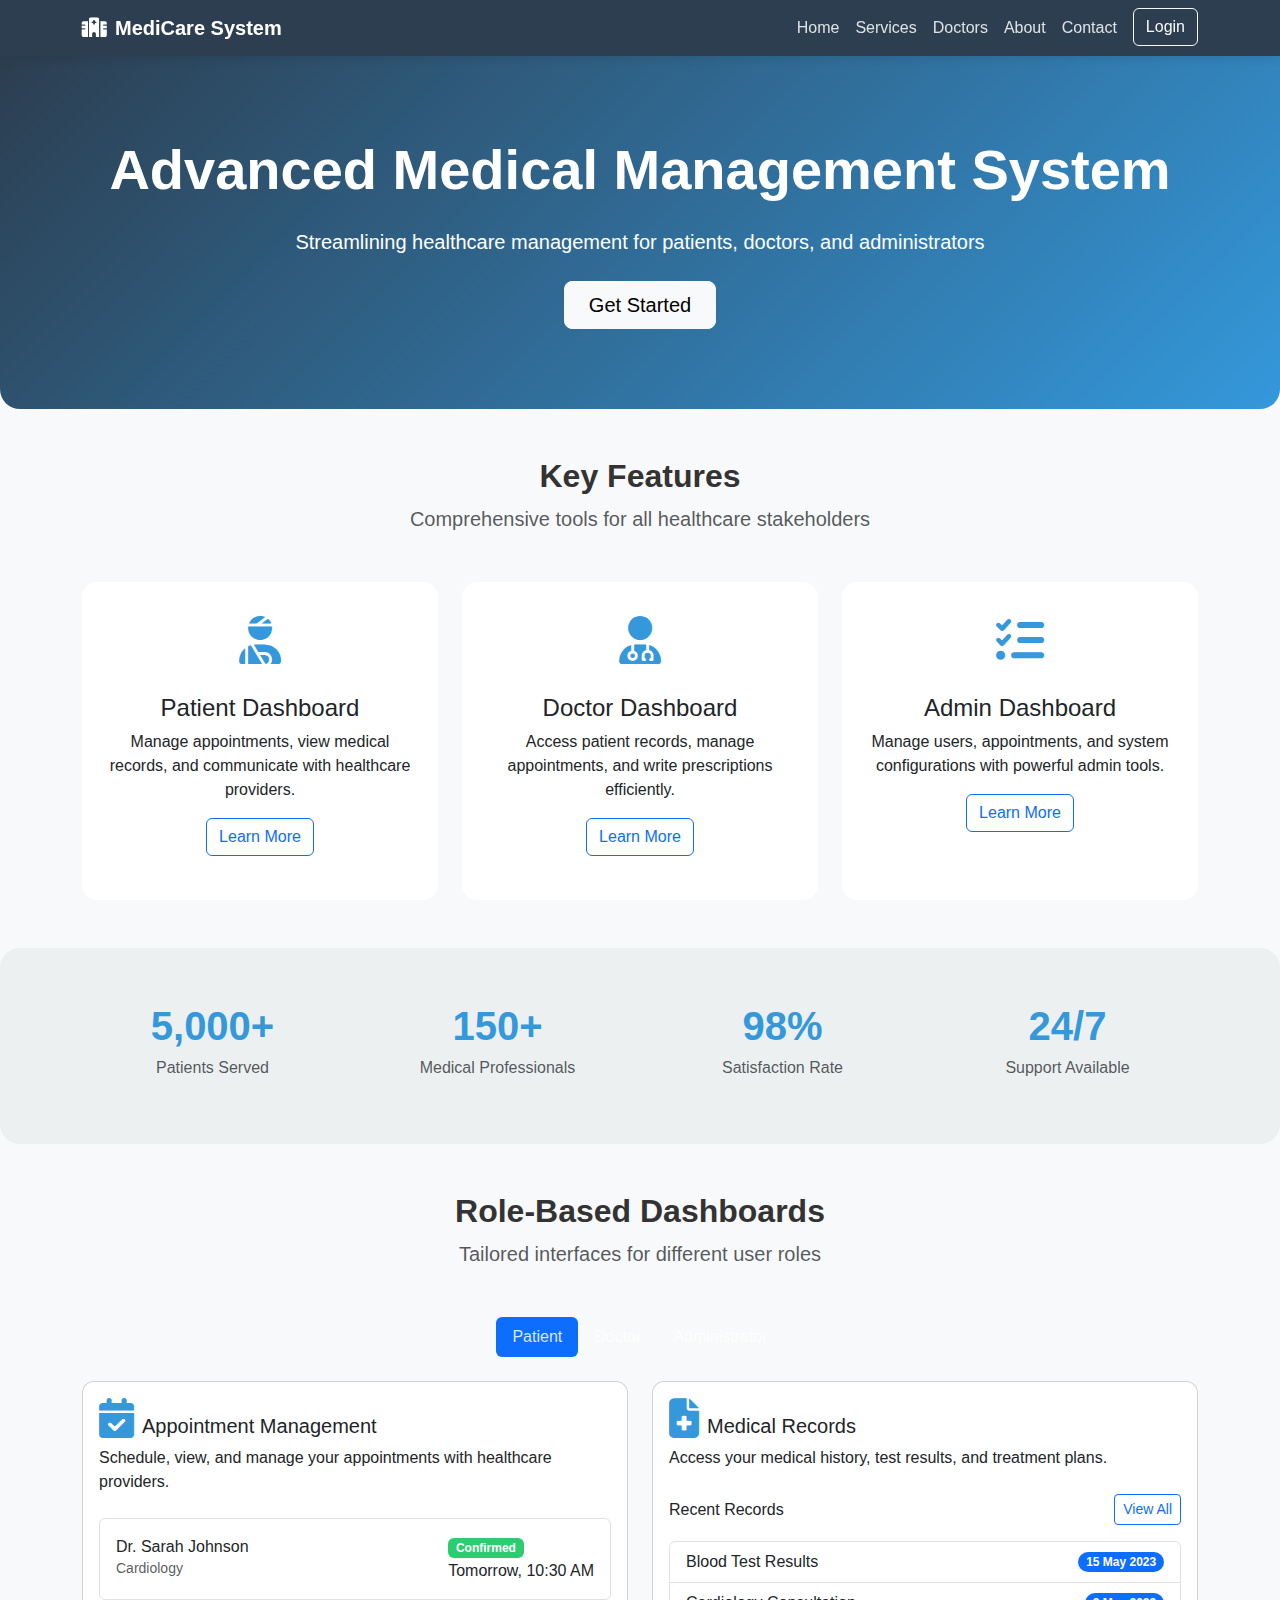
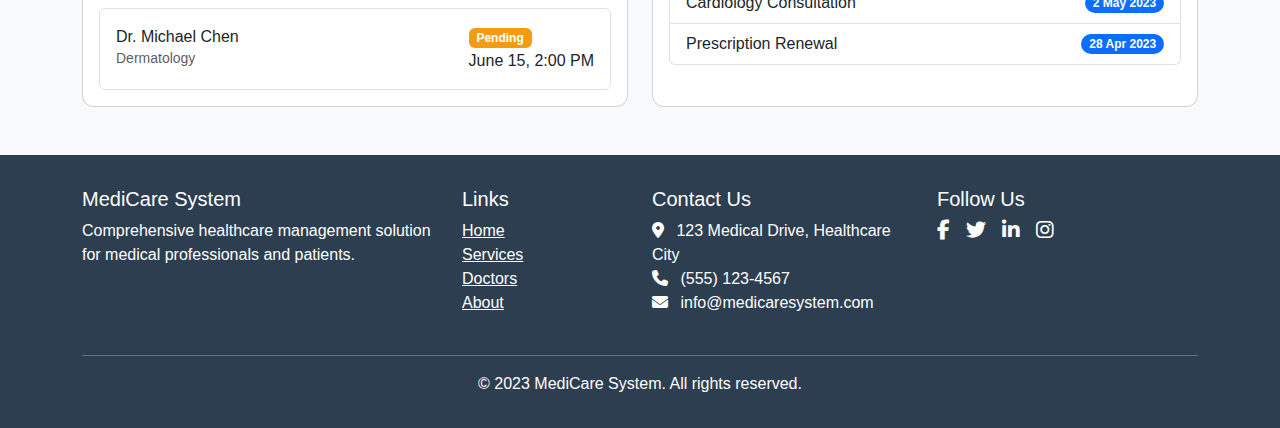
<file: src/main/resources/static/index.html>
<!-- <!DOCTYPE html>
<html lang="en">
<head>
  <meta charset="UTF-8" />
  <meta name="viewport" content="width=device-width, initial-scale=1.0" />
  <title>Hospital Management System</title>
  <link rel="stylesheet" href="assets/css/index.css" />
  <link rel="stylesheet" href="assets/css/style.css" />
</head>
<body>
  <div id="header"></div>

  <main class="container">
    <section class="hero">
      <img src="assets/images/logo/logo.png" alt="Hospital Logo" class="logo" />
      <h1>Welcome to Hospital Management System</h1>
      <p>Manage appointments, patient records, prescriptions and more.</p>

      <div class="actions">
        <a href="pages/patientDashboard.html" class="btn">Patient Portal</a>
        <a href="templates/admin/adminDashboard.html" class="btn">Admin Portal</a>
        <a href="templates/doctor/doctorDashboard.html" class="btn">Doctor Portal</a>
      </div>
    </section>
  </main>

  <div id="footer"></div>

  <script src="js/components/header.js"></script>
  <script src="js/components/footer.js"></script>
  <script>
    renderHeader();
    renderFooter();
  </script>
</body>
</html> -->
<!DOCTYPE html>
<html lang="en">
<head>
    <meta charset="UTF-8">
    <meta name="viewport" content="width=device-width, initial-scale=1.0">
    <title>MediCare - Medical Management System</title>
    <link href="https://cdn.jsdelivr.net/npm/bootstrap@5.3.0/dist/css/bootstrap.min.css" rel="stylesheet">
    <link rel="stylesheet" href="https://cdnjs.cloudflare.com/ajax/libs/font-awesome/6.4.0/css/all.min.css">
    <style>
        :root {
            --primary: #2c3e50;
            --secondary: #3498db;
            --accent: #e74c3c;
            --light: #ecf0f1;
            --success: #2ecc71;
            --warning: #f39c12;
        }
        
        body {
            font-family: 'Segoe UI', Tahoma, Geneva, Verdana, sans-serif;
            background-color: #f8f9fa;
            color: #333;
        }
        
        .navbar {
            background-color: var(--primary);
            box-shadow: 0 2px 10px rgba(0, 0, 0, 0.1);
        }
        
        .navbar-brand {
            font-weight: 700;
            color: white !important;
        }
        
        .nav-link {
            color: rgba(255, 255, 255, 0.85) !important;
            font-weight: 500;
            transition: all 0.3s;
        }
        
        .nav-link:hover {
            color: white !important;
            transform: translateY(-2px);
        }
        
        .hero-section {
            background: linear-gradient(135deg, var(--primary) 0%, var(--secondary) 100%);
            color: white;
            padding: 5rem 0;
            margin-bottom: 3rem;
            border-radius: 0 0 20px 20px;
        }
        
        .feature-card {
            border-radius: 15px;
            overflow: hidden;
            transition: transform 0.3s, box-shadow 0.3s;
            border: none;
            margin-bottom: 20px;
            height: 100%;
        }
        
        .feature-card:hover {
            transform: translateY(-10px);
            box-shadow: 0 10px 20px rgba(0, 0, 0, 0.1);
        }
        
        .feature-icon {
            font-size: 3rem;
            margin-bottom: 1rem;
            color: var(--secondary);
        }
        
        .btn-primary {
            background-color: var(--secondary);
            border-color: var(--secondary);
            padding: 0.6rem 1.5rem;
            font-weight: 600;
            border-radius: 8px;
        }
        
        .btn-primary:hover {
            background-color: var(--primary);
            border-color: var(--primary);
            transform: translateY(-2px);
        }
        
        .stats-section {
            background-color: var(--light);
            padding: 3rem 0;
            border-radius: 20px;
        }
        
        .stat-number {
            font-size: 2.5rem;
            font-weight: 700;
            color: var(--secondary);
        }
        
        footer {
            background-color: var(--primary);
            color: white;
            padding: 2rem 0;
            margin-top: 3rem;
        }
        
        .login-container {
            max-width: 400px;
            margin: 5rem auto;
            padding: 2rem;
            border-radius: 15px;
            box-shadow: 0 5px 20px rgba(0, 0, 0, 0.1);
            background-color: white;
        }
        
        .dashboard-card {
            border-radius: 12px;
            overflow: hidden;
            transition: all 0.3s;
            height: 100%;
        }
        
        .dashboard-card:hover {
            transform: translateY(-5px);
            box-shadow: 0 8px 15px rgba(0, 0, 0, 0.1);
        }
        
        .dashboard-icon {
            font-size: 2.5rem;
            color: var(--secondary);
        }
        
        .appointment-list {
            max-height: 400px;
            overflow-y: auto;
        }
        
        .badge-success {
            background-color: var(--success);
        }
        
        .badge-warning {
            background-color: var(--warning);
        }
        
        .badge-danger {
            background-color: var(--accent);
        }
    </style>
</head>
<body>
    <!-- Navigation Bar -->
    <nav class="navbar navbar-expand-lg navbar-dark sticky-top">
        <div class="container">
            <a class="navbar-brand" href="#">
                <i class="fas fa-hospital-alt me-2"></i>MediCare System
            </a>
            <button class="navbar-toggler" type="button" data-bs-toggle="collapse" data-bs-target="#navbarNav">
                <span class="navbar-toggler-icon"></span>
            </button>
            <div class="collapse navbar-collapse" id="navbarNav">
                <ul class="navbar-nav ms-auto">
                    <li class="nav-item">
                        <a class="nav-link active" href="#">Home</a>
                    </li>
                    <li class="nav-item">
                        <a class="nav-link" href="#">Services</a>
                    </li>
                    <li class="nav-item">
                        <a class="nav-link" href="#">Doctors</a>
                    </li>
                    <li class="nav-item">
                        <a class="nav-link" href="#">About</a>
                    </li>
                    <li class="nav-item">
                        <a class="nav-link" href="#">Contact</a>
                    </li>
                    <li class="nav-item ms-2">
                        <a class="btn btn-outline-light" href="#" data-bs-toggle="modal" data-bs-target="#loginModal">Login</a>
                    </li>
                </ul>
            </div>
        </div>
    </nav>

    <!-- Hero Section -->
    <section class="hero-section">
        <div class="container text-center">
            <h1 class="display-4 fw-bold mb-4">Advanced Medical Management System</h1>
            <p class="lead mb-4">Streamlining healthcare management for patients, doctors, and administrators</p>
            <a href="#" class="btn btn-light btn-lg px-4">Get Started</a>
        </div>
    </section>

    <!-- Features Section -->
    <section class="container mb-5">
        <div class="text-center mb-5">
            <h2 class="fw-bold">Key Features</h2>
            <p class="lead text-muted">Comprehensive tools for all healthcare stakeholders</p>
        </div>
        <div class="row g-4">
            <div class="col-md-4">
                <div class="card feature-card">
                    <div class="card-body text-center p-4">
                        <div class="feature-icon">
                            <i class="fas fa-user-injured"></i>
                        </div>
                        <h4 class="card-title">Patient Dashboard</h4>
                        <p class="card-text">Manage appointments, view medical records, and communicate with healthcare providers.</p>
                        <a href="#" class="btn btn-outline-primary">Learn More</a>
                    </div>
                </div>
            </div>
            <div class="col-md-4">
                <div class="card feature-card">
                    <div class="card-body text-center p-4">
                        <div class="feature-icon">
                            <i class="fas fa-user-md"></i>
                        </div>
                        <h4 class="card-title">Doctor Dashboard</h4>
                        <p class="card-text">Access patient records, manage appointments, and write prescriptions efficiently.</p>
                        <a href="#" class="btn btn-outline-primary">Learn More</a>
                    </div>
                </div>
            </div>
            <div class="col-md-4">
                <div class="card feature-card">
                    <div class="card-body text-center p-4">
                        <div class="feature-icon">
                            <i class="fas fa-tasks"></i>
                        </div>
                        <h4 class="card-title">Admin Dashboard</h4>
                        <p class="card-text">Manage users, appointments, and system configurations with powerful admin tools.</p>
                        <a href="#" class="btn btn-outline-primary">Learn More</a>
                    </div>
                </div>
            </div>
        </div>
    </section>

    <!-- Stats Section -->
    <section class="stats-section">
        <div class="container">
            <div class="row text-center">
                <div class="col-md-3 col-6 mb-4 mb-md-0">
                    <div class="stat-number">5,000+</div>
                    <p class="text-muted">Patients Served</p>
                </div>
                <div class="col-md-3 col-6 mb-4 mb-md-0">
                    <div class="stat-number">150+</div>
                    <p class="text-muted">Medical Professionals</p>
                </div>
                <div class="col-md-3 col-6">
                    <div class="stat-number">98%</div>
                    <p class="text-muted">Satisfaction Rate</p>
                </div>
                <div class="col-md-3 col-6">
                    <div class="stat-number">24/7</div>
                    <p class="text-muted">Support Available</p>
                </div>
            </div>
        </div>
    </section>

    <!-- Dashboard Preview -->
    <section class="container my-5">
        <div class="text-center mb-5">
            <h2 class="fw-bold">Role-Based Dashboards</h2>
            <p class="lead text-muted">Tailored interfaces for different user roles</p>
        </div>
        
        <ul class="nav nav-pills justify-content-center mb-4" id="dashboardTab" role="tablist">
            <li class="nav-item" role="presentation">
                <button class="nav-link active" id="patient-tab" data-bs-toggle="pill" data-bs-target="#patient">Patient</button>
            </li>
            <li class="nav-item" role="presentation">
                <button class="nav-link" id="doctor-tab" data-bs-toggle="pill" data-bs-target="#doctor">Doctor</button>
            </li>
            <li class="nav-item" role="presentation">
                <button class="nav-link" id="admin-tab" data-bs-toggle="pill" data-bs-target="#admin">Administrator</button>
            </li>
        </ul>
        
        <div class="tab-content" id="dashboardTabContent">
            <div class="tab-pane fade show active" id="patient">
                <div class="row g-4">
                    <div class="col-md-6">
                        <div class="card dashboard-card">
                            <div class="card-body">
                                <h5 class="card-title"><i class="fas fa-calendar-check dashboard-icon me-2"></i>Appointment Management</h5>
                                <p class="card-text">Schedule, view, and manage your appointments with healthcare providers.</p>
                                <div class="appointment-list mt-4">
                                    <div class="d-flex justify-content-between align-items-center p-3 border rounded mb-2">
                                        <div>
                                            <h6 class="mb-0">Dr. Sarah Johnson</h6>
                                            <small class="text-muted">Cardiology</small>
                                        </div>
                                        <div>
                                            <span class="badge badge-success">Confirmed</span>
                                            <p class="mb-0">Tomorrow, 10:30 AM</p>
                                        </div>
                                    </div>
                                    <div class="d-flex justify-content-between align-items-center p-3 border rounded">
                                        <div>
                                            <h6 class="mb-0">Dr. Michael Chen</h6>
                                            <small class="text-muted">Dermatology</small>
                                        </div>
                                        <div>
                                            <span class="badge badge-warning">Pending</span>
                                            <p class="mb-0">June 15, 2:00 PM</p>
                                        </div>
                                    </div>
                                </div>
                            </div>
                        </div>
                    </div>
                    <div class="col-md-6">
                        <div class="card dashboard-card">
                            <div class="card-body">
                                <h5 class="card-title"><i class="fas fa-file-medical dashboard-icon me-2"></i>Medical Records</h5>
                                <p class="card-text">Access your medical history, test results, and treatment plans.</p>
                                <div class="mt-4">
                                    <div class="d-flex justify-content-between align-items-center mb-3">
                                        <h6 class="mb-0">Recent Records</h6>
                                        <a href="#" class="btn btn-sm btn-outline-primary">View All</a>
                                    </div>
                                    <ul class="list-group">
                                        <li class="list-group-item d-flex justify-content-between align-items-center">
                                            Blood Test Results
                                            <span class="badge bg-primary rounded-pill">15 May 2023</span>
                                        </li>
                                        <li class="list-group-item d-flex justify-content-between align-items-center">
                                            Cardiology Consultation
                                            <span class="badge bg-primary rounded-pill">2 May 2023</span>
                                        </li>
                                        <li class="list-group-item d-flex justify-content-between align-items-center">
                                            Prescription Renewal
                                            <span class="badge bg-primary rounded-pill">28 Apr 2023</span>
                                        </li>
                                    </ul>
                                </div>
                            </div>
                        </div>
                    </div>
                </div>
            </div>
            <div class="tab-pane fade" id="doctor">
                <div class="row g-4">
                    <div class="col-md-6">
                        <div class="card dashboard-card">
                            <div class="card-body">
                                <h5 class="card-title"><i class="fas fa-clock dashboard-icon me-2"></i>Today's Appointments</h5>
                                <p class="card-text">Manage your daily schedule and patient appointments.</p>
                                <div class="appointment-list mt-4">
                                    <div class="d-flex justify-content-between align-items-center p-3 border rounded mb-2">
                                        <div>
                                            <h6 class="mb-0">John Smith</h6>
                                            <small class="text-muted">Follow-up Consultation</small>
                                        </div>
                                        <div class="text-end">
                                            <span class="badge badge-success">10:30 AM</span>
                                            <p class="mb-0">Room 205</p>
                                        </div>
                                    </div>
                                    <div class="d-flex justify-content-between align-items-center p-3 border rounded mb-2">
                                        <div>
                                            <h6 class="mb-0">Emily Johnson</h6>
                                            <small class="text-muted">New Patient</small>
                                        </div>
                                        <div class="text-end">
                                            <span class="badge badge-success">11:45 AM</span>
                                            <p class="mb-0">Room 205</p>
                                        </div>
                                    </div>
                                    <div class="d-flex justify-content-between align-items-center p-3 border rounded">
                                        <div>
                                            <h6 class="mb-0">Robert Brown</h6>
                                            <small class="text-muted">Routine Checkup</small>
                                        </div>
                                        <div class="text-end">
                                            <span class="badge badge-success">2:15 PM</span>
                                            <p class="mb-0">Room 207</p>
                                        </div>
                                    </div>
                                </div>
                            </div>
                        </div>
                    </div>
                    <div class="col-md-6">
                        <div class="card dashboard-card">
                            <div class="card-body">
                                <h5 class="card-title"><i class="fas fa-prescription dashboard-icon me-2"></i>Prescription Management</h5>
                                <p class="card-text">Create and manage patient prescriptions electronically.</p>
                                <div class="mt-4">
                                    <div class="d-flex justify-content-between align-items-center mb-3">
                                        <h6 class="mb-0">Recent Prescriptions</h6>
                                        <a href="#" class="btn btn-sm btn-outline-primary">Create New</a>
                                    </div>
                                    <ul class="list-group">
                                        <li class="list-group-item">
                                            <div class="d-flex justify-content-between">
                                                <span>Amoxicillin 500mg</span>
                                                <small class="text-muted">John Smith</small>
                                            </div>
                                        </li>
                                        <li class="list-group-item">
                                            <div class="d-flex justify-content-between">
                                                <span>Lisinopril 10mg</span>
                                                <small class="text-muted">Mary Williams</small>
                                            </div>
                                        </li>
                                        <li class="list-group-item">
                                            <div class="d-flex justify-content-between">
                                                <span>Metformin 850mg</span>
                                                <small class="text-muted">James Wilson</small>
                                            </div>
                                        </li>
                                    </ul>
                                </div>
                            </div>
                        </div>
                    </div>
                </div>
            </div>
            <div class="tab-pane fade" id="admin">
                <div class="row g-4">
                    <div class="col-md-6">
                        <div class="card dashboard-card">
                            <div class="card-body">
                                <h5 class="card-title"><i class="fas fa-users dashboard-icon me-2"></i>User Management</h5>
                                <p class="card-text">Manage system users, roles, and permissions.</p>
                                <div class="mt-4">
                                    <div class="row text-center">
                                        <div class="col-4">
                                            <div class="stat-number">1,250</div>
                                            <small class="text-muted">Patients</small>
                                        </div>
                                        <div class="col-4">
                                            <div class="stat-number">75</div>
                                            <small class="text-muted">Doctors</small>
                                        </div>
                                        <div class="col-4">
                                            <div class="stat-number">12</div>
                                            <small class="text-muted">Admins</small>
                                        </div>
                                    </div>
                                    <div class="d-grid gap-2 mt-4">
                                        <button class="btn btn-outline-primary">Manage Users</button>
                                    </div>
                                </div>
                            </div>
                        </div>
                    </div>
                    <div class="col-md-6">
                        <div class="card dashboard-card">
                            <div class="card-body">
                                <h5 class="card-title"><i class="fas fa-chart-bar dashboard-icon me-2"></i>System Analytics</h5>
                                <p class="card-text">View system usage statistics and performance metrics.</p>
                                <div class="mt-4">
                                    <div class="mb-3">
                                        <h6>Appointments This Month <span class="badge bg-primary">427</span></h6>
                                        <div class="progress">
                                            <div class="progress-bar" role="progressbar" style="width: 75%"></div>
                                        </div>
                                    </div>
                                    <div class="mb-3">
                                        <h6>New Patients <span class="badge bg-primary">83</span></h6>
                                        <div class="progress">
                                            <div class="progress-bar" role="progressbar" style="width: 45%"></div>
                                        </div>
                                    </div>
                                    <div class="mb-3">
                                        <h6>System Uptime <span class="badge bg-primary">99.8%</span></h6>
                                        <div class="progress">
                                            <div class="progress-bar" role="progressbar" style="width: 99.8%"></div>
                                        </div>
                                    </div>
                                </div>
                            </div>
                        </div>
                    </div>
                </div>
            </div>
        </div>
    </section>

    <!-- Footer -->
    <footer class="mt-5">
        <div class="container">
            <div class="row">
                <div class="col-md-4 mb-4 mb-md-0">
                    <h5>MediCare System</h5>
                    <p>Comprehensive healthcare management solution for medical professionals and patients.</p>
                </div>
                <div class="col-md-2 mb-4 mb-md-0">
                    <h5>Links</h5>
                    <ul class="list-unstyled">
                        <li><a href="#" class="text-white">Home</a></li>
                        <li><a href="#" class="text-white">Services</a></li>
                        <li><a href="#" class="text-white">Doctors</a></li>
                        <li><a href="#" class="text-white">About</a></li>
                    </ul>
                </div>
                <div class="col-md-3 mb-4 mb-md-0">
                    <h5>Contact Us</h5>
                    <ul class="list-unstyled">
                        <li><i class="fas fa-map-marker-alt me-2"></i> 123 Medical Drive, Healthcare City</li>
                        <li><i class="fas fa-phone me-2"></i> (555) 123-4567</li>
                        <li><i class="fas fa-envelope me-2"></i> info@medicaresystem.com</li>
                    </ul>
                </div>
                <div class="col-md-3">
                    <h5>Follow Us</h5>
                    <div class="d-flex">
                        <a href="#" class="text-white me-3"><i class="fab fa-facebook-f fa-lg"></i></a>
                        <a href="#" class="text-white me-3"><i class="fab fa-twitter fa-lg"></i></a>
                        <a href="#" class="text-white me-3"><i class="fab fa-linkedin-in fa-lg"></i></a>
                        <a href="#" class="text-white"><i class="fab fa-instagram fa-lg"></i></a>
                    </div>
                </div>
            </div>
            <hr class="mt-4 bg-light">
            <div class="text-center">
                <p class="mb-0">&copy; 2023 MediCare System. All rights reserved.</p>
            </div>
        </div>
    </footer>

    <!-- Login Modal -->
    <div class="modal fade" id="loginModal" tabindex="-1">
        <div class="modal-dialog">
            <div class="modal-content">
                <div class="modal-header">
                    <h5 class="modal-title">Login to MediCare System</h5>
                    <button type="button" class="btn-close" data-bs-dismiss="modal" aria-label="Close"></button>
                </div>
                <div class="modal-body">
                    <form>
                        <div class="mb-3">
                            <label for="email" class="form-label">Email address</label>
                            <input type="email" class="form-control" id="email" placeholder="name@example.com">
                        </div>
                        <div class="mb-3">
                            <label for="password" class="form-label">Password</label>
                            <input type="password" class="form-control" id="password">
                        </div>
                        <div class="mb-3 form-check">
                            <input type="checkbox" class="form-check-input" id="remember">
                            <label class="form-check-label" for="remember">Remember me</label>
                        </div>
                        <div class="d-grid">
                            <button type="submit" class="btn btn-primary">Login</button>
                        </div>
                    </form>
                    <div class="text-center mt-3">
                        <p class="mb-0">Don't have an account? <a href="#">Contact administrator</a></p>
                        <p><a href="#">Forgot password?</a></p>
                    </div>
                </div>
            </div>
        </div>
    </div>

    <script src="https://cdn.jsdelivr.net/npm/bootstrap@5.3.0/dist/js/bootstrap.bundle.min.js"></script>
    <script>
        // Simple JavaScript for demo purposes
        document.addEventListener('DOMContentLoaded', function() {
            // Tab functionality
            const triggerTabList = document.querySelectorAll('#dashboardTab button')
            triggerTabList.forEach(triggerEl => {
                triggerEl.addEventListener('click', event => {
                    event.preventDefault()
                    const tab = new bootstrap.Tab(triggerEl)
                    tab.show()
                })
            })
            
            // Simulate login form submission
            const loginForm = document.querySelector('#loginModal form')
            if (loginForm) {
                loginForm.addEventListener('submit', function(e) {
                    e.preventDefault()
                    alert('Login functionality would be implemented with Spring Security in the full application.')
                    bootstrap.Modal.getInstance(document.getElementById('loginModal')).hide()
                })
            }
        })
    </script>
</body>
</html>
</file>
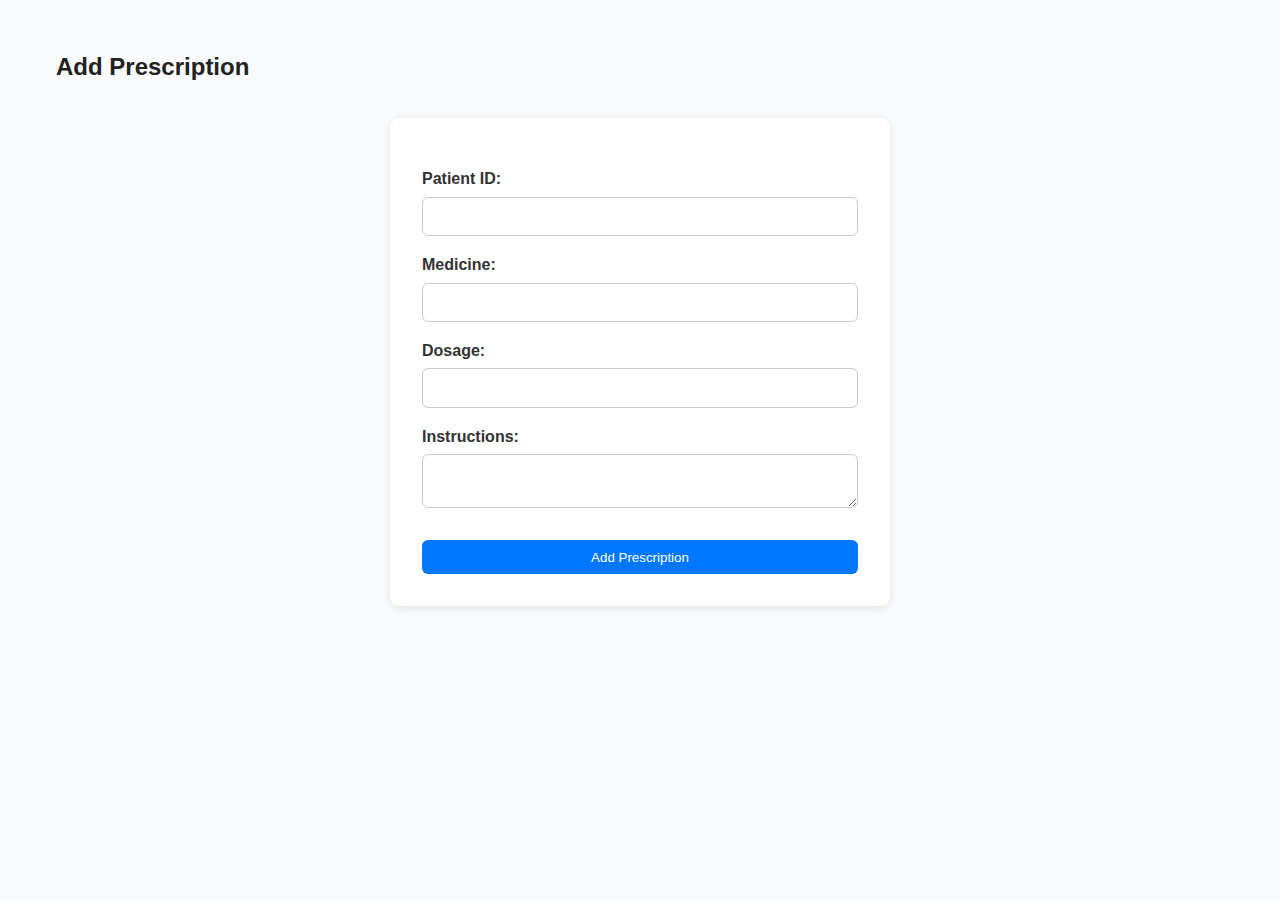
<file: src/main/resources/static/pages/addPrescription.html>
<!DOCTYPE html>
<html lang="en">
<head>
  <meta charset="UTF-8">
  <meta name="viewport" content="width=device-width, initial-scale=1.0">
  <title>Add Prescription</title>
  <link rel="stylesheet" href="../assets/css/addPrescription.css">
  <link rel="stylesheet" href="../assets/css/style.css">
</head>
<body>
  <div id="header"></div>

  <main class="container">
    <h2>Add Prescription</h2>
    <form id="prescriptionForm">
      <label for="patientId">Patient ID:</label>
      <input type="text" id="patientId" required>

      <label for="medicine">Medicine:</label>
      <input type="text" id="medicine" required>

      <label for="dosage">Dosage:</label>
      <input type="text" id="dosage" required>

      <label for="instructions">Instructions:</label>
      <textarea id="instructions"></textarea>

      <button type="submit" class="btn">Add Prescription</button>
    </form>
  </main>

  <div id="footer"></div>

  <script src="../js/components/header.js"></script>
  <script src="../js/components/footer.js"></script>
  <script src="../js/addPrescription.js"></script>
  <script>
    renderHeader();
    renderFooter();
  </script>
</body>
</html>
</file>
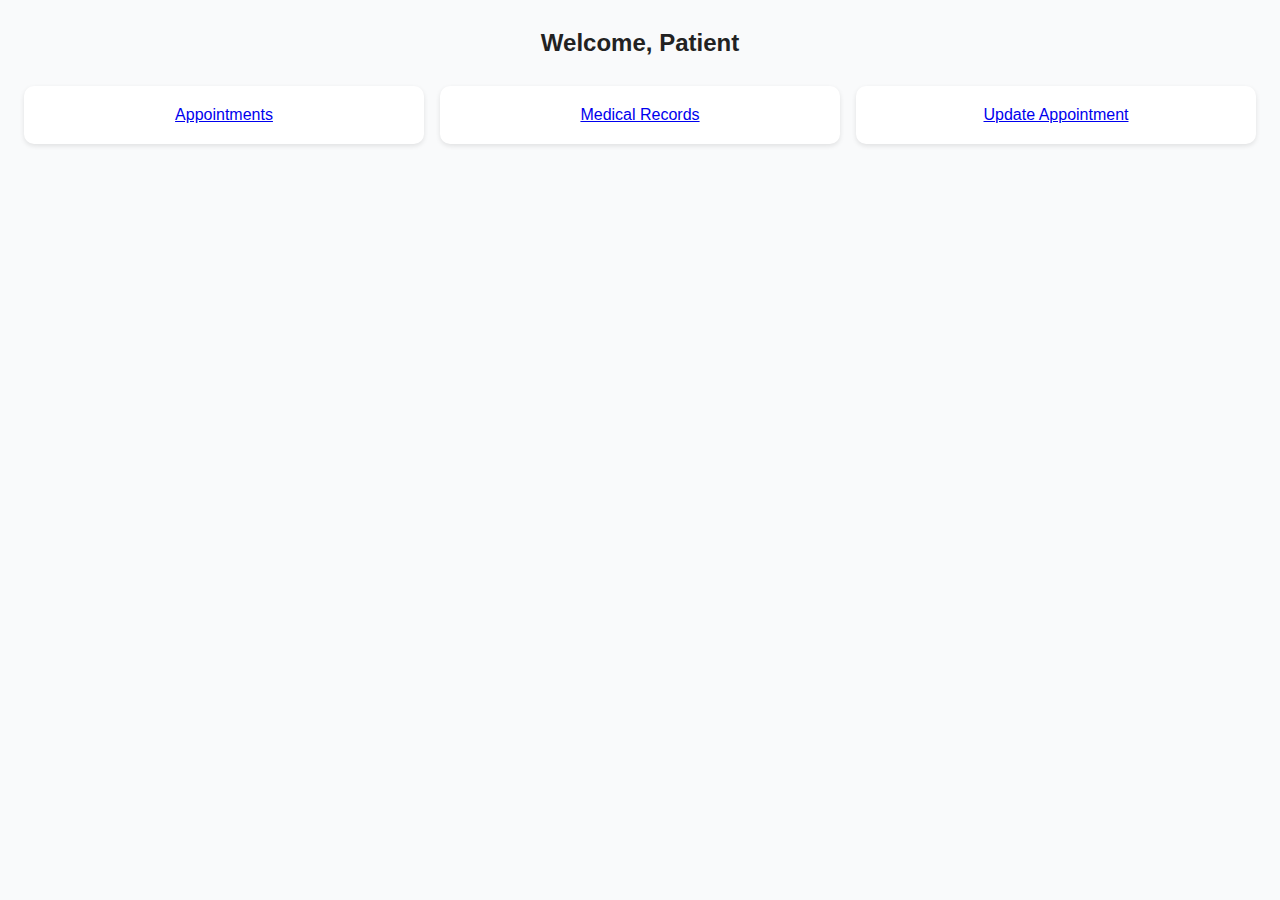
<file: src/main/resources/static/pages/loggedPatientDashboard.html>
<!DOCTYPE html>
<html lang="en">
<head>
  <meta charset="UTF-8">
  <meta name="viewport" content="width=device-width, initial-scale=1.0">
  <title>Logged Patient Dashboard</title>
  <link rel="stylesheet" href="../assets/css/patientDashboard.css">
  <link rel="stylesheet" href="../assets/css/style.css">
</head>
<body>
  <div id="header"></div>

  <main class="dashboard">
    <h2>Welcome, Patient</h2>
    <div class="card-grid">
      <a href="patientAppointments.html" class="card">Appointments</a>
      <a href="patientRecord.html" class="card">Medical Records</a>
      <a href="updateAppointment.html" class="card">Update Appointment</a>
    </div>
  </main>

  <div id="footer"></div>

  <script src="../js/components/header.js"></script>
  <script src="../js/components/footer.js"></script>
  <script src="../js/patientDashboard.js"></script>
  <script>
    renderHeader();
    renderFooter();
  </script>
</body>
</html>
</file>
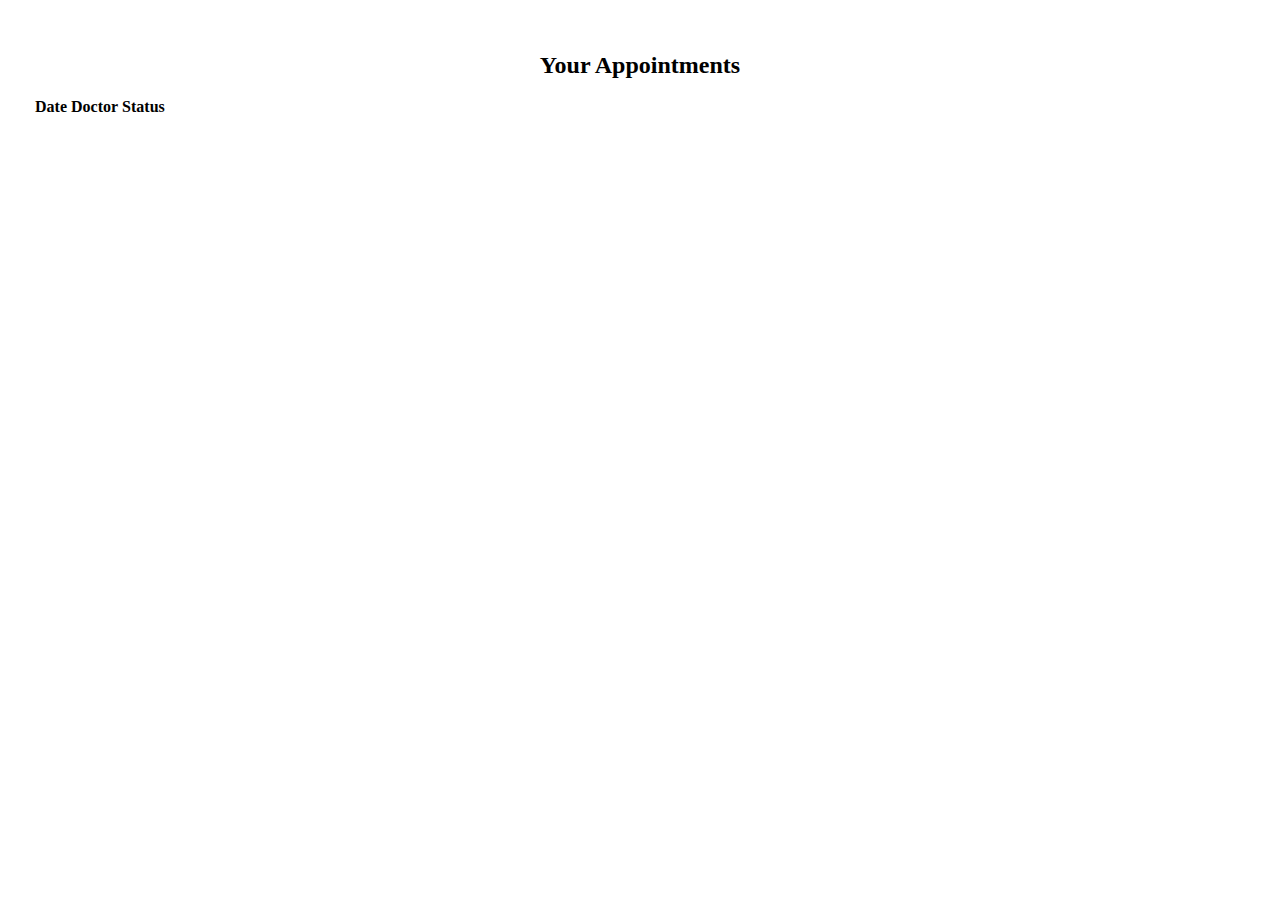
<file: src/main/resources/static/pages/patientAppointments.html>
<!DOCTYPE html>
<html lang="en">
<head>
  <meta charset="UTF-8">
  <meta name="viewport" content="width=device-width, initial-scale=1.0">
  <title>Patient Appointments</title>
  <link rel="stylesheet" href="../assets/css/patientDashboard.css">
</head>
<body>
  <div id="header"></div>

  <main>
    <h2>Your Appointments</h2>
    <table id="appointmentsTable">
      <thead>
        <tr>
          <th>Date</th>
          <th>Doctor</th>
          <th>Status</th>
        </tr>
      </thead>
      <tbody id="appointmentRows"></tbody>
    </table>
  </main>

  <div id="footer"></div>

  <script src="../js/components/header.js"></script>
  <script src="../js/components/footer.js"></script>
  <script src="../js/patientAppointment.js"></script>
  <script>
    renderHeader();
    renderFooter();
  </script>
</body>
</html>
</file>
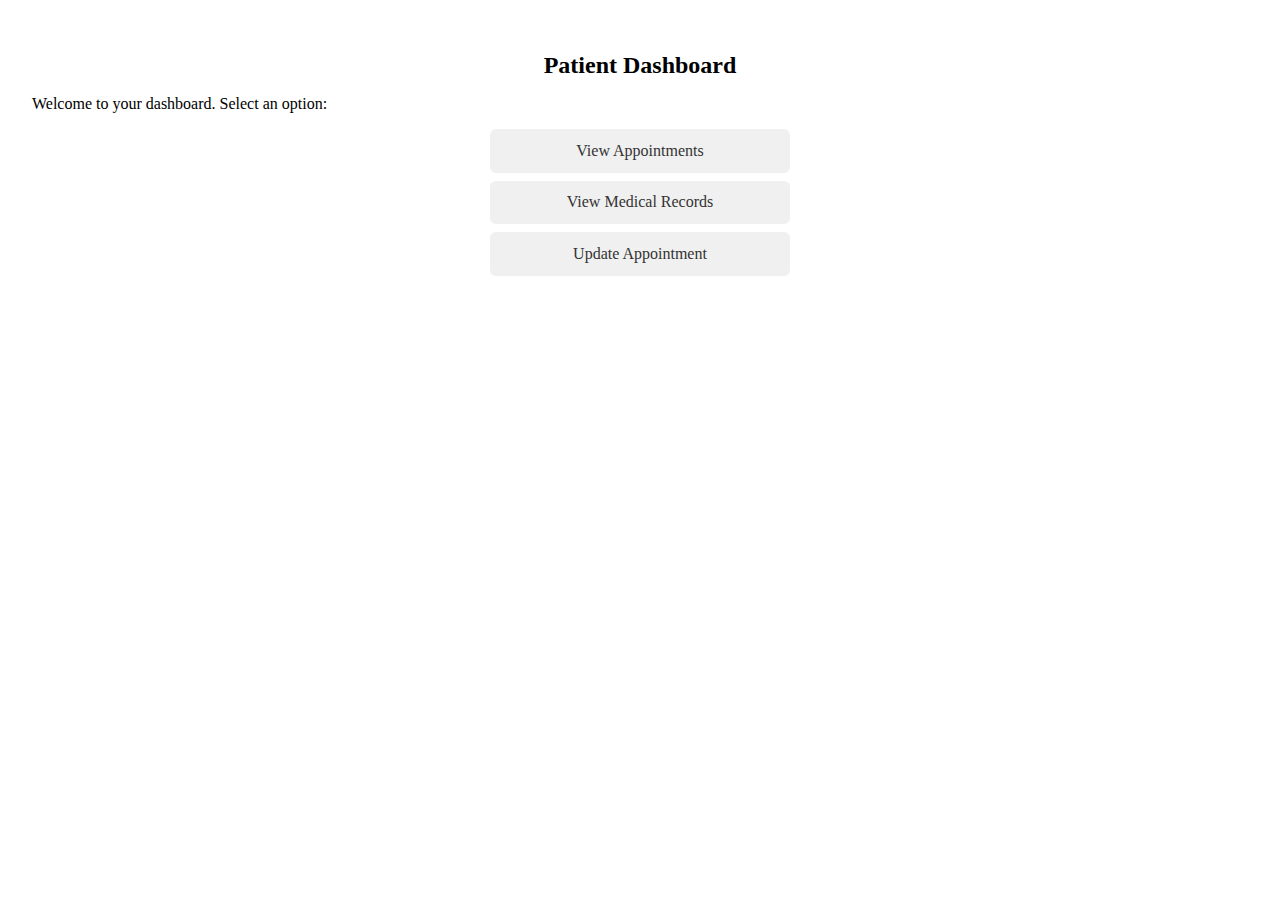
<file: src/main/resources/static/pages/patientDashboard.html>
<!DOCTYPE html>
<html lang="en">
<head>
  <meta charset="UTF-8">
  <meta name="viewport" content="width=device-width, initial-scale=1.0">
  <title>Patient Dashboard</title>
  <link rel="stylesheet" href="../assets/css/patientDashboard.css">
</head>
<body>
  <div id="header"></div>

  <main>
    <h2>Patient Dashboard</h2>
    <p>Welcome to your dashboard. Select an option:</p>
    <ul>
      <li><a href="patientAppointments.html">View Appointments</a></li>
      <li><a href="patientRecord.html">View Medical Records</a></li>
      <li><a href="updateAppointment.html">Update Appointment</a></li>
    </ul>
  </main>

  <div id="footer"></div>

  <script src="../js/components/header.js"></script>
  <script src="../js/components/footer.js"></script>
  <script>
    renderHeader();
    renderFooter();
  </script>
</body>
</html>
</file>
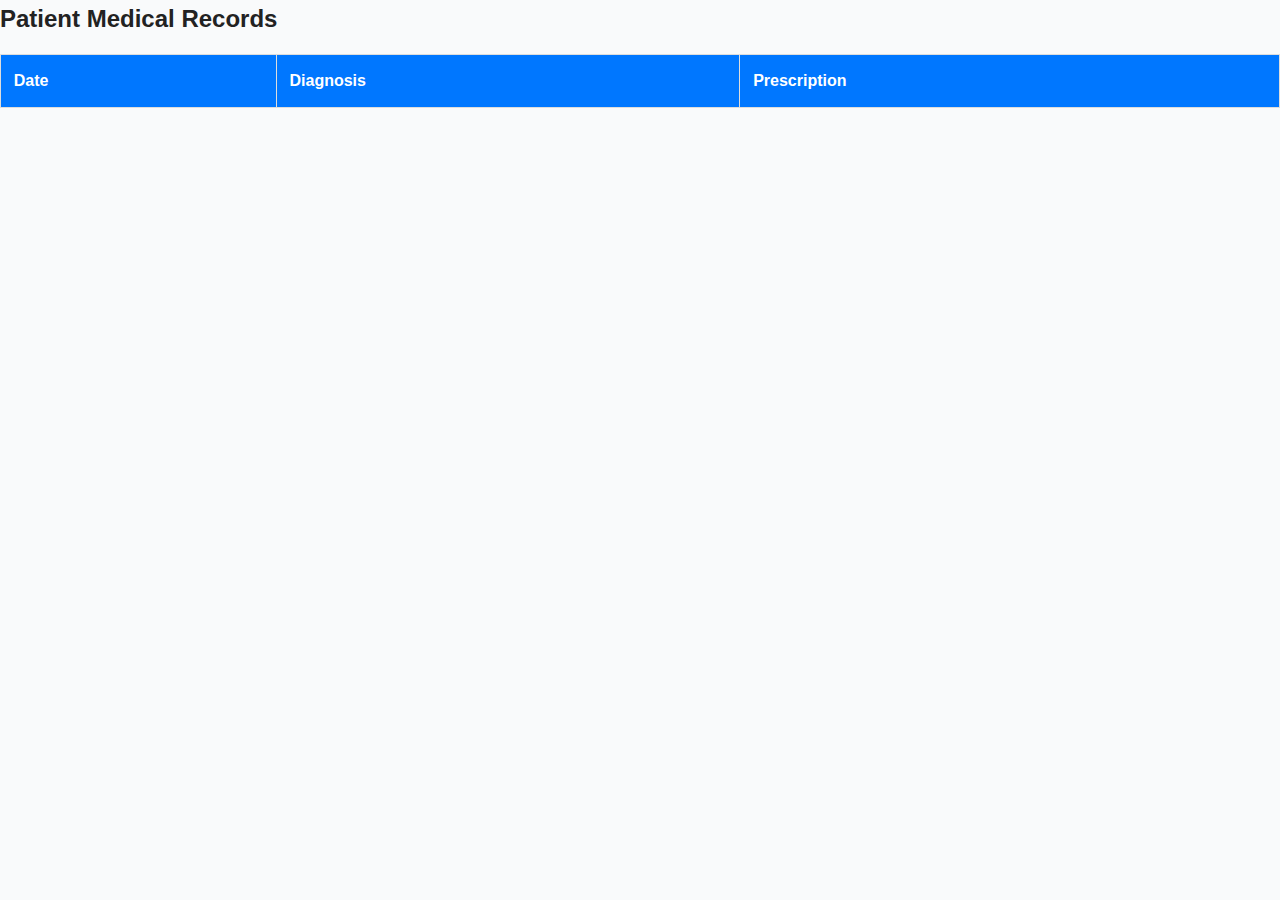
<file: src/main/resources/static/pages/patientRecord.html>
<!DOCTYPE html>
<html lang="en">
<head>
  <meta charset="UTF-8">
  <meta name="viewport" content="width=device-width, initial-scale=1.0">
  <title>Patient Records</title>
  <link rel="stylesheet" href="../assets/css/style.css">
</head>
<body>
  <div id="header"></div>

  <main>
    <h2>Patient Medical Records</h2>
    <table id="recordsTable">
      <thead>
        <tr>
          <th>Date</th>
          <th>Diagnosis</th>
          <th>Prescription</th>
        </tr>
      </thead>
      <tbody id="patientRecordRows"></tbody>
    </table>
  </main>

  <div id="footer"></div>

  <script src="../js/components/header.js"></script>
  <script src="../js/components/footer.js"></script>
  <script src="../js/patientRecordServices.js"></script>
  <script>
    renderHeader();
    renderFooter();
  </script>
</body>
</html>
</file>
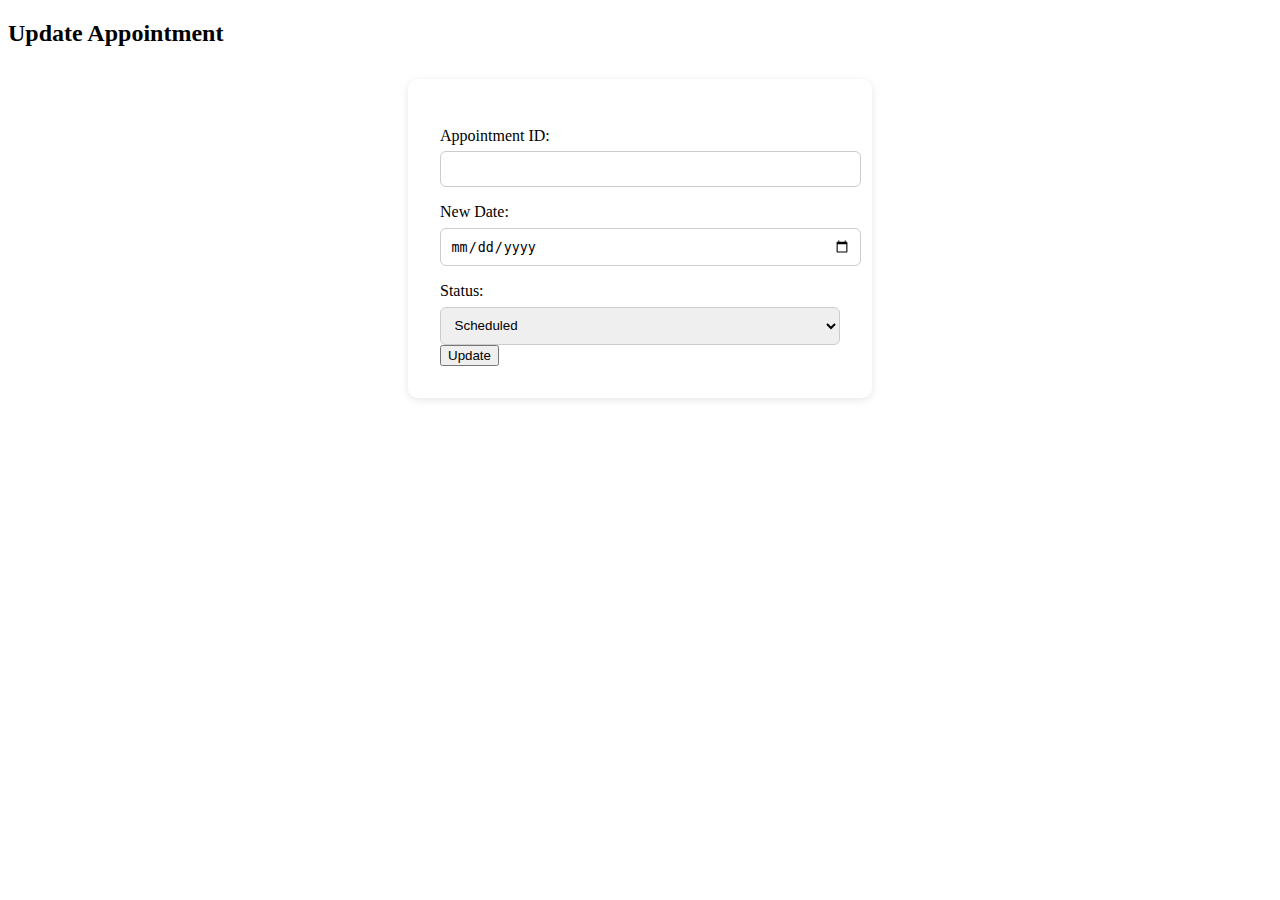
<file: src/main/resources/static/pages/updateAppointment.html>
<!DOCTYPE html>
<html lang="en">
<head>
  <meta charset="UTF-8">
  <meta name="viewport" content="width=device-width, initial-scale=1.0">
  <title>Update Appointment</title>
  <link rel="stylesheet" href="../assets/css/updateAppointment.css">
</head>
<body>
  <div id="header"></div>

  <main>
    <h2>Update Appointment</h2>
    <form id="updateForm">
      <label for="appointmentId">Appointment ID:</label>
      <input type="text" id="appointmentId" required>

      <label for="date">New Date:</label>
      <input type="date" id="date" required>

      <label for="status">Status:</label>
      <select id="status">
        <option value="Scheduled">Scheduled</option>
        <option value="Completed">Completed</option>
        <option value="Cancelled">Cancelled</option>
      </select>

      <button type="submit" class="btn">Update</button>
    </form>
  </main>

  <div id="footer"></div>

  <script src="../js/components/header.js"></script>
  <script src="../js/components/footer.js"></script>
  <script src="../js/updateAppointment.js"></script>
  <script>
    renderHeader();
    renderFooter();
  </script>
</body>
</html>
</file>
<file: src/main/resources/static/assets/css/index.css>
.hero {
  text-align: center;
  padding: 3rem 1rem;
}

.hero .logo {
  width: 100px;
  margin-bottom: 1rem;
}

.hero h1 {
  font-size: 2rem;
  margin-bottom: 0.5rem;
}

.hero p {
  margin-bottom: 1.5rem;
  color: #666;
}

.actions {
  display: flex;
  justify-content: center;
  gap: 1rem;
}
</file>
<file: src/main/resources/static/assets/css/addPrescription.css>
form {
  max-width: 500px;
  margin: 2rem auto;
  background: #fff;
  padding: 2rem;
  border-radius: 10px;
  box-shadow: 0 2px 8px rgba(0,0,0,0.1);
}

label {
  display: block;
  margin-top: 1rem;
  font-weight: bold;
}

input, textarea, select {
  width: 100%;
  padding: 0.7rem;
  margin-top: 0.3rem;
  border: 1px solid #ccc;
  border-radius: 6px;
}

button {
  margin-top: 1.5rem;
  width: 100%;
}
</file>
<file: src/main/resources/static/assets/css/patientDashboard.css>
main {
  padding: 1.5rem;
}

h2 {
  margin-bottom: 1rem;
  text-align: center;
}

ul {
  list-style: none;
  padding: 0;
  max-width: 300px;
  margin: 1rem auto;
}

ul li {
  margin: 0.5rem 0;
}

ul li a {
  display: block;
  padding: 0.8rem;
  background: #f0f0f0;
  border-radius: 6px;
  text-align: center;
  color: #333;
  text-decoration: none;
  transition: background 0.3s;
}

ul li a:hover {
  background: #0077ff;
  color: #fff;
}
</file>
<file: src/main/resources/static/assets/css/updateAppointment.css>
form {
  max-width: 400px;
  margin: 2rem auto;
  background: #fff;
  padding: 2rem;
  border-radius: 10px;
  box-shadow: 0 2px 8px rgba(0,0,0,0.1);
}

label {
  display: block;
  margin-top: 1rem;
}

input, select {
  width: 100%;
  padding: 0.6rem;
  margin-top: 0.4rem;
  border: 1px solid #ccc;
  border-radius: 6px;
}
</file>
<file: src/main/resources/static/assets/css/style.css>
/* Global Reset */
* {
  margin: 0;
  padding: 0;
  box-sizing: border-box;
  font-family: "Segoe UI", Tahoma, Geneva, Verdana, sans-serif;
}

body {
  background-color: #f9fafb;
  color: #333;
  line-height: 1.6;
}

.container {
  max-width: 1200px;
  margin: 2rem auto;
  padding: 1rem;
}

h1, h2, h3 {
  margin-bottom: 1rem;
  color: #222;
}

/* Buttons */
.btn {
  display: inline-block;
  padding: 0.6rem 1.2rem;
  background: #0077ff;
  color: #fff;
  border: none;
  border-radius: 6px;
  cursor: pointer;
  text-decoration: none;
  transition: background 0.3s;
}

.btn:hover {
  background: #005fcc;
}

/* Cards */
.card-grid {
  display: grid;
  grid-template-columns: repeat(auto-fit, minmax(220px, 1fr));
  gap: 1rem;
  margin-top: 1.5rem;
}

.card {
  padding: 1rem;
  background: #fff;
  border-radius: 10px;
  text-align: center;
  box-shadow: 0 2px 5px rgba(0,0,0,0.1);
  transition: transform 0.2s;
}

.card:hover {
  transform: translateY(-5px);
}

/* Tables */
table {
  width: 100%;
  border-collapse: collapse;
  margin-top: 1rem;
}

table th, table td {
  border: 1px solid #ddd;
  padding: 0.8rem;
  text-align: left;
}

table th {
  background: #0077ff;
  color: white;
}
.site-header {
  background: url("../images/logo/logo.png") no-repeat left center;
  background-size: 40px;
  padding-left: 60px;
}
.icon-sm { width: 16px; height: 16px; }
.icon-md { width: 24px; height: 24px; }
.icon-lg { width: 48px; height: 48px; }
</file>
